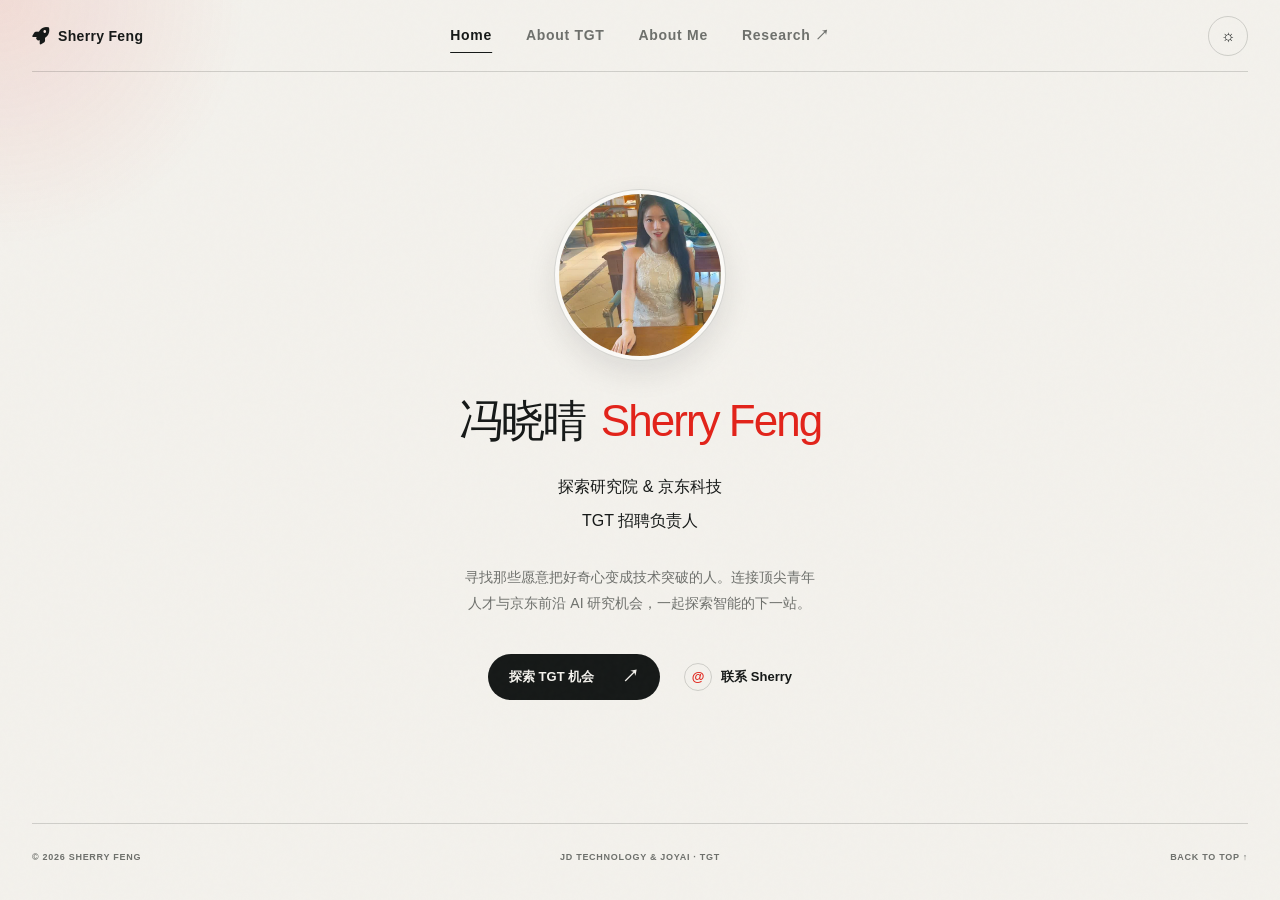
<file: index.html>
<!doctype html>
<html lang="zh-CN">
  <head>
    <meta charset="UTF-8" />
    <meta name="viewport" content="width=device-width, initial-scale=1.0" />
    <meta
      name="description"
      content="冯晓晴（Sherry Feng），京东科技与探索研究院 TGT 招聘负责人。"
    />
    <meta name="theme-color" content="#f3f1ec" />
    <title>冯晓晴 Sherry Feng | JD TGT</title>
    <link rel="preconnect" href="https://research.joyai.com" crossorigin />
    <link rel="preload" href="/assets/sherry-feng.jpg" as="image" />
    <link rel="preload" href="https://cdnjs.cloudflare.com/ajax/libs/font-awesome/6.7.2/css/all.min.css" as="style" crossorigin="anonymous" onload="this.onload=null;this.rel='stylesheet'" />
    <noscript><link rel="stylesheet" href="https://cdnjs.cloudflare.com/ajax/libs/font-awesome/6.7.2/css/all.min.css" /></noscript>
    <link rel="stylesheet" href="styles.css" />
    <script src="site-config.js" defer></script>
    <script src="script.js" defer></script>
  </head>
  <body class="home-page" id="top">
    <div class="cursor-light" aria-hidden="true"></div>
    <div class="grain" aria-hidden="true"></div>

    <header class="site-header shell">
      <a class="brand" href="index.html" aria-label="Sherry Feng 首页">
        <i class="fa-solid fa-rocket brand-icon" aria-hidden="true"></i>
        <span class="brand-name"><span data-content="brand.first">Sherry</span><span class="brand-accent" data-content="brand.accent">Feng</span></span>
      </a>

      <nav class="desktop-nav" aria-label="主导航">
        <a class="active" href="index.html">Home</a>
        <a href="about-tgt/">About TGT</a>
        <a href="about-me/">About Me</a>
        <a href="https://research.joyai.com/" data-href="links.research" target="_blank" rel="noreferrer">Research ↗</a>
      </nav>

      <div class="header-actions">
        <button class="theme-toggle" type="button" aria-label="切换深色模式">
          <span class="theme-sun">☼</span>
          <span class="theme-moon">☾</span>
        </button>
        <button class="menu-toggle" type="button" aria-label="打开导航" aria-expanded="false">
          <span></span><span></span>
        </button>
      </div>

      <nav class="mobile-nav" aria-label="移动端导航">
        <a href="index.html">Home</a>
        <a href="about-tgt/">About TGT</a>
        <a href="about-me/">About Me</a>
        <a href="https://research.joyai.com/" data-href="links.research" target="_blank" rel="noreferrer">Research ↗</a>
      </nav>
    </header>

    <main>
      <section class="profile-hero shell">
        <div class="hero-copy">
          <div class="profile-avatar reveal">
            <img
              src="assets/sherry-feng.jpg"
              data-src="home.photo"
              alt="冯晓晴 Sherry Feng"
              data-alt="home.photoAlt"
              width="630"
              height="630"
              decoding="async"
              fetchpriority="high"
            />
          </div>
          <h1 class="hero-title reveal">
            <span class="hero-name-cn" data-content="home.nameChinese">冯晓晴</span>
            <span class="hero-name-en" data-content="home.nameEnglish">Sherry Feng</span>
          </h1>
          <div class="hero-role reveal">
            <span class="role-line"></span>
            <p>
              <span data-content="home.organization">探索研究院 &amp; 京东科技</span>
              <strong data-content="home.role">TGT 招聘负责人</strong>
            </p>
          </div>
          <p class="hero-summary reveal" data-content="home.summary">
            寻找那些愿意把好奇心变成技术突破的人。连接顶尖青年人才与京东前沿 AI 研究机会，一起探索智能的下一站。
          </p>
          <div class="hero-actions reveal">
            <a class="button button-dark magnetic" href="about-tgt/" data-href="links.aboutTgt">
              <span class="button-label" data-content="home.primaryAction">探索 TGT 机会</span><span>↗</span>
            </a>
            <a class="text-link" href="mailto:fengxiaojing.sherry@jd.com" data-href="links.email">
              <span class="mail-icon">@</span><span data-content="home.contactAction">联系 Sherry</span>
            </a>
          </div>
        </div>
      </section>

    </main>

    <footer class="site-footer shell">
      <p>© <span data-year></span> Sherry Feng</p>
      <p>JD Technology &amp; JoyAI · TGT</p>
      <a href="#top">Back to top ↑</a>
    </footer>
  </body>
</html>
</file>
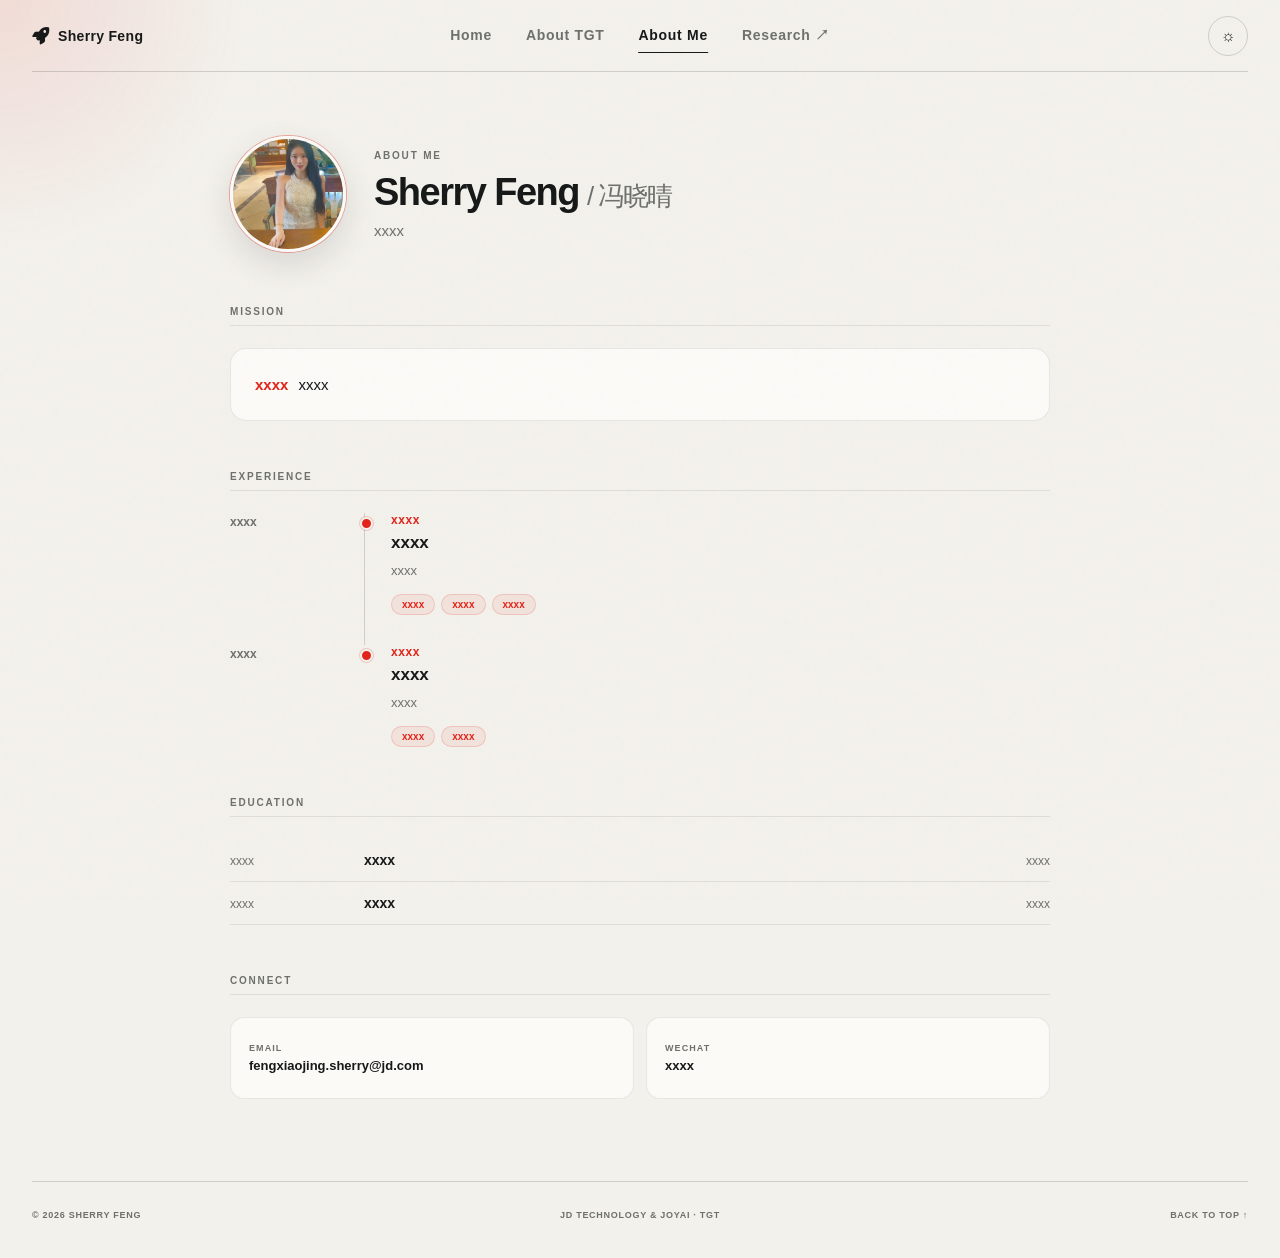
<file: about-me/index.html>
<!doctype html>
<html lang="zh-CN">
  <head>
    <meta charset="UTF-8" />
    <meta name="viewport" content="width=device-width, initial-scale=1.0" />
    <meta name="description" content="冯晓晴（Sherry Feng）的个人介绍。" />
    <meta name="theme-color" content="#f3f1ec" />
    <title>About Me | Sherry Feng</title>
    <link rel="preconnect" href="https://research.joyai.com" crossorigin />
    <link rel="preload" href="/assets/sherry-feng.jpg" as="image" />
    <link rel="preload" href="https://cdnjs.cloudflare.com/ajax/libs/font-awesome/6.7.2/css/all.min.css" as="style" crossorigin="anonymous" onload="this.onload=null;this.rel='stylesheet'" />
    <noscript><link rel="stylesheet" href="https://cdnjs.cloudflare.com/ajax/libs/font-awesome/6.7.2/css/all.min.css" /></noscript>
    <link rel="stylesheet" href="../styles.css" />
    <script src="../site-config.js" defer></script>
    <script src="../script.js" defer></script>
  </head>
  <body class="about-me-page" id="top">
    <div class="cursor-light" aria-hidden="true"></div>
    <div class="grain" aria-hidden="true"></div>

    <header class="site-header shell">
      <a class="brand" href="../" aria-label="Sherry Feng 首页">
        <i class="fa-solid fa-rocket brand-icon" aria-hidden="true"></i>
        <span class="brand-name"><span data-content="brand.first">Sherry</span><span class="brand-accent" data-content="brand.accent">Feng</span></span>
      </a>

      <nav class="desktop-nav" aria-label="主导航">
        <a href="../">Home</a>
        <a href="../about-tgt/">About TGT</a>
        <a class="active" href="./">About Me</a>
        <a href="https://research.joyai.com/" data-href="links.research" target="_blank" rel="noreferrer">Research ↗</a>
      </nav>

      <div class="header-actions">
        <button class="theme-toggle" type="button" aria-label="切换深色模式">
          <span class="theme-sun">☼</span>
          <span class="theme-moon">☾</span>
        </button>
        <button class="menu-toggle" type="button" aria-label="打开导航" aria-expanded="false">
          <span></span><span></span>
        </button>
      </div>

      <nav class="mobile-nav" aria-label="移动端导航">
        <a href="../">Home</a>
        <a href="../about-tgt/">About TGT</a>
        <a href="./">About Me</a>
        <a href="https://research.joyai.com/" data-href="links.research" target="_blank" rel="noreferrer">Research ↗</a>
      </nav>
    </header>

    <main class="about-me-main shell">
      <section class="about-me-profile reveal">
        <img class="about-me-avatar" src="../assets/sherry-feng.jpg" data-src="home.photo" alt="冯晓晴 Sherry Feng" data-alt="home.photoAlt" width="630" height="630" decoding="async" fetchpriority="high" />
        <div>
          <p class="about-me-eyebrow">ABOUT ME</p>
          <h1><span data-content="home.nameEnglish">Sherry Feng</span><small>/ <span data-content="home.nameChinese">冯晓晴</span></small></h1>
          <p class="about-me-subtitle" data-content="aboutMe.subtitle">xxxx</p>
        </div>
      </section>

      <section class="about-me-section reveal">
        <p class="about-me-section-label" data-content="aboutMe.mission.label">Mission</p>
        <div class="about-me-mission">
          <strong data-content="aboutMe.mission.highlight">xxxx</strong>
          <span data-content="aboutMe.mission.description">xxxx</span>
        </div>
      </section>

      <section class="about-me-section reveal">
        <p class="about-me-section-label" data-content="aboutMe.experience.label">Experience</p>
        <div class="experience-list" id="experience-list"></div>
      </section>

      <section class="about-me-section reveal">
        <p class="about-me-section-label" data-content="aboutMe.education.label">Education</p>
        <div class="education-list" id="education-list"></div>
      </section>

      <section class="about-me-section reveal">
        <p class="about-me-section-label" data-content="aboutMe.contact.label">Connect</p>
        <div class="about-me-contact" id="about-me-contact"></div>
      </section>
    </main>

    <footer class="site-footer shell">
      <p>© <span data-year></span> Sherry Feng</p>
      <p>JD Technology &amp; JoyAI · TGT</p>
      <a href="#top">Back to top ↑</a>
    </footer>
  </body>
</html>
</file>
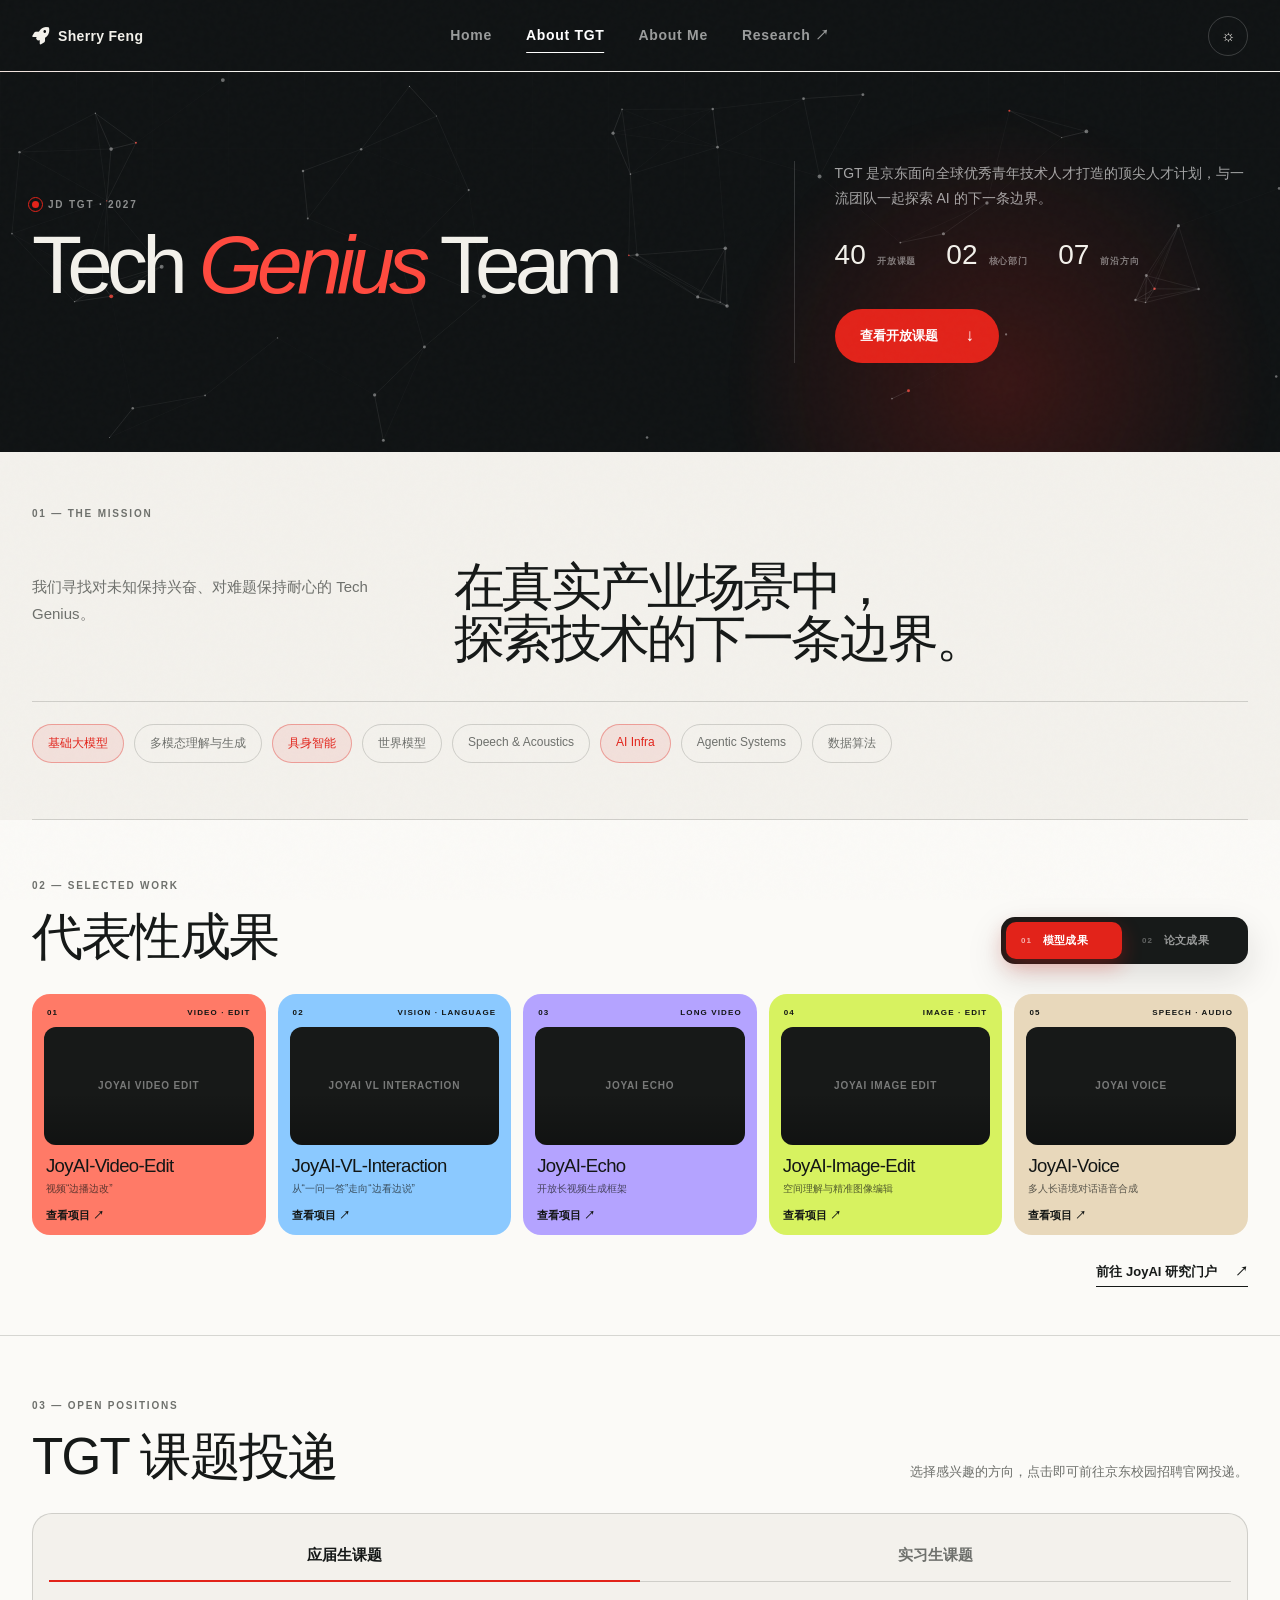
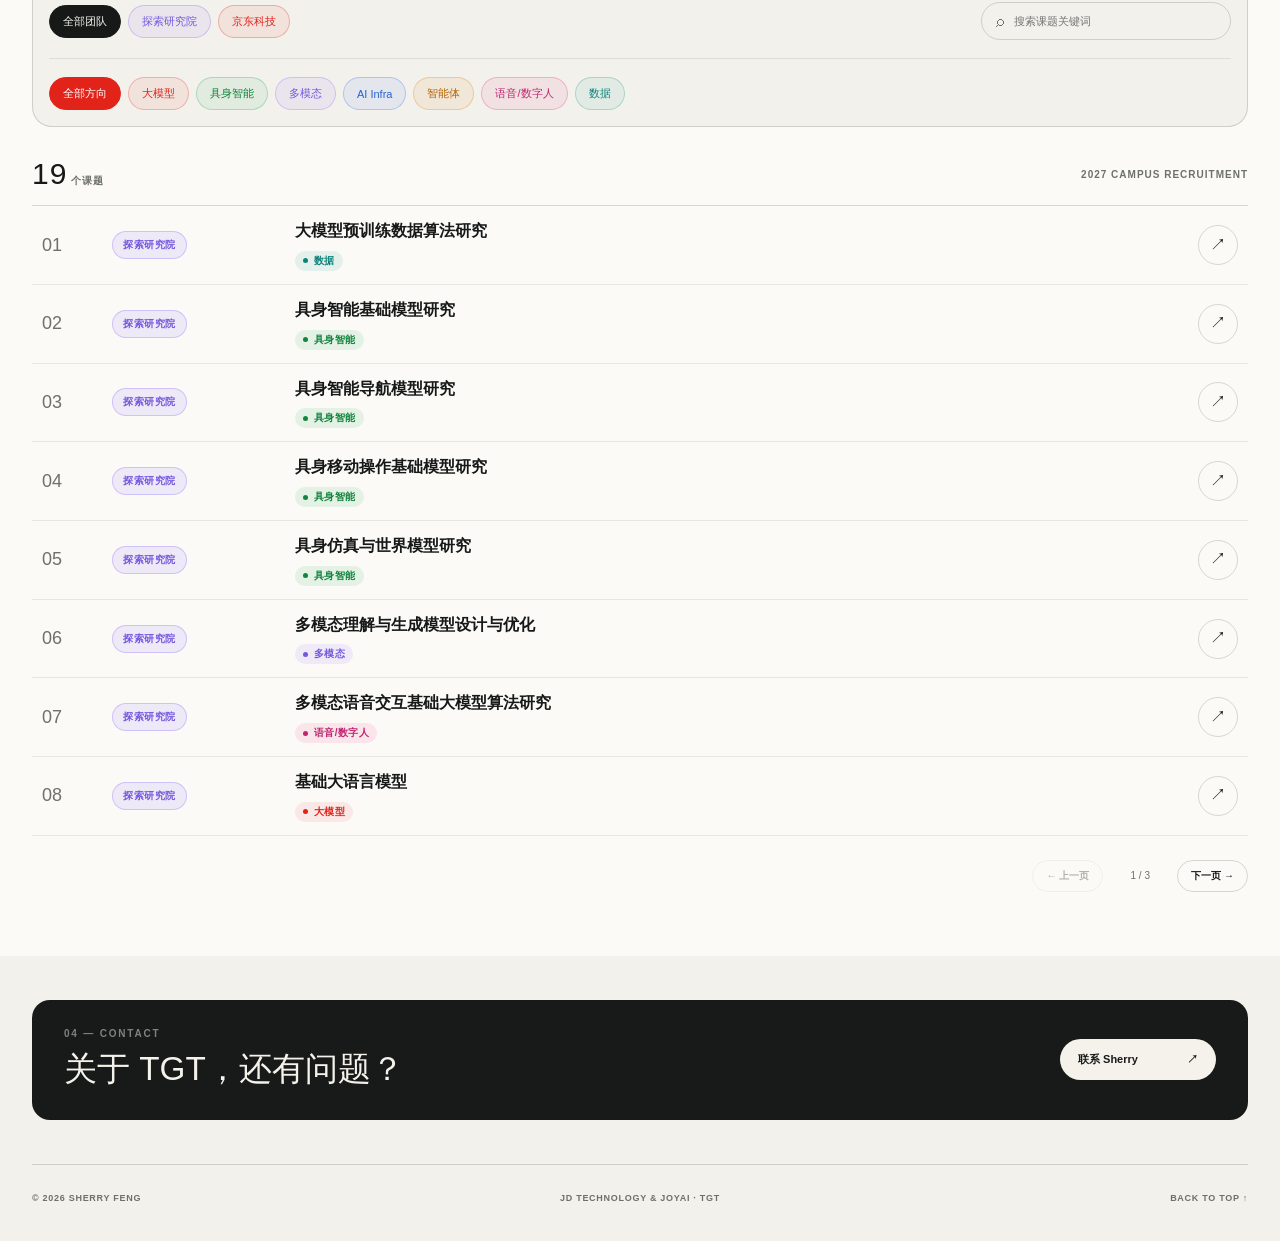
<file: about-tgt/index.html>
<!doctype html>
<html lang="zh-CN">
  <head>
    <meta charset="UTF-8" />
    <meta name="viewport" content="width=device-width, initial-scale=1.0" />
    <meta
      name="description"
      content="了解京东科技与探索研究院 TGT 计划、JoyAI 研究成果及 2027 届应届生与实习生课题。"
    />
    <meta name="theme-color" content="#101314" />
    <title>About TGT | Sherry Feng</title>
    <link rel="preconnect" href="https://research.joyai.com" crossorigin />
    <link rel="preconnect" href="https://s.360buyimg.com" crossorigin />
    <link rel="preload" href="https://cdnjs.cloudflare.com/ajax/libs/font-awesome/6.7.2/css/all.min.css" as="style" crossorigin="anonymous" onload="this.onload=null;this.rel='stylesheet'" />
    <noscript><link rel="stylesheet" href="https://cdnjs.cloudflare.com/ajax/libs/font-awesome/6.7.2/css/all.min.css" /></noscript>
    <link rel="stylesheet" href="../styles.css" />
    <script src="../site-config.js" defer></script>
    <script src="../positions-data.js" defer></script>
    <script src="../script.js" defer></script>
  </head>
  <body class="tgt-page" id="top">
    <div class="cursor-light" aria-hidden="true"></div>
    <div class="grain" aria-hidden="true"></div>

    <header class="site-header shell">
      <a class="brand" href="../" aria-label="Sherry Feng 首页">
        <i class="fa-solid fa-rocket brand-icon" aria-hidden="true"></i>
        <span class="brand-name"><span data-content="brand.first">Sherry</span><span class="brand-accent" data-content="brand.accent">Feng</span></span>
      </a>

      <nav class="desktop-nav" aria-label="主导航">
        <a href="../">Home</a>
        <a class="active" href="./">About TGT</a>
        <a href="../about-me/">About Me</a>
        <a href="https://research.joyai.com/" data-href="links.research" target="_blank" rel="noreferrer">Research ↗</a>
      </nav>

      <div class="header-actions">
        <button class="theme-toggle" type="button" aria-label="切换深色模式">
          <span class="theme-sun">☼</span>
          <span class="theme-moon">☾</span>
        </button>
        <button class="menu-toggle" type="button" aria-label="打开导航" aria-expanded="false">
          <span></span><span></span>
        </button>
      </div>

      <nav class="mobile-nav" aria-label="移动端导航">
        <a href="../">Home</a>
        <a href="./">About TGT</a>
        <a href="../about-me/">About Me</a>
        <a href="https://research.joyai.com/" data-href="links.research" target="_blank" rel="noreferrer">Research ↗</a>
      </nav>
    </header>

    <main>
      <section class="tgt-hero">
        <canvas id="tgt-network" aria-hidden="true"></canvas>
        <div class="tgt-hero-grid" aria-hidden="true"></div>
        <div class="shell tgt-hero-content">
          <div class="tgt-hero-heading">
            <p class="hero-kicker reveal"><span class="live-dot"></span><span data-content="about.hero.kicker">JD TGT · 2027</span></p>
            <h1 class="tgt-title reveal"><span data-content="about.hero.titlePrefix">Tech</span> <em data-content="about.hero.titleAccent">Genius</em> <span data-content="about.hero.titleSuffix">Team</span></h1>
          </div>
          <div class="tgt-hero-summary reveal">
            <p data-content="about.hero.summary">TGT 是京东面向全球优秀青年技术人才打造的顶尖人才计划，与一流团队一起探索 AI 的下一条边界。</p>
            <div class="hero-metrics">
              <div><strong id="open-position-total">39</strong><span data-content="about.hero.openLabel">开放课题</span></div>
              <div><strong id="department-total">02</strong><span data-content="about.hero.departmentsLabel">核心部门</span></div>
              <div><strong id="direction-total">07</strong><span data-content="about.hero.directionsLabel">前沿方向</span></div>
            </div>
            <a class="button button-red magnetic" href="#positions"><span class="button-label" data-content="about.hero.action">查看开放课题</span><span>↓</span></a>
          </div>
        </div>
      </section>

      <section class="tgt-mission shell section-space">
        <div class="section-index reveal">01 — THE MISSION</div>
        <div class="mission-statement reveal">
          <p data-content="about.mission.lead">我们寻找对未知保持兴奋、对难题保持耐心的 Tech Genius。</p>
          <h2><span data-content="about.mission.titleLineOne">在真实产业场景中，</span><br /><span data-content="about.mission.titleLineTwo">探索技术的下一条边界。</span></h2>
        </div>
        <div class="discipline-cloud reveal" aria-label="研究方向">
          <span class="hot">基础大模型</span>
          <span>多模态理解与生成</span>
          <span class="hot">具身智能</span>
          <span>世界模型</span>
          <span>Speech &amp; Acoustics</span>
          <span class="hot">AI Infra</span>
          <span>Agentic Systems</span>
          <span>数据算法</span>
        </div>
      </section>

      <section class="models-section work-section section-space">
        <div class="shell section-topline reveal">
          <div>
            <p class="section-index">02 — SELECTED WORK</p>
            <h2 data-content="about.work.heading">代表性成果</h2>
          </div>
          <div class="work-tabs" aria-label="成果类型">
            <button class="active" type="button" data-work-tab="models"><span>01</span><b data-content="about.work.modelsTab">模型成果</b></button>
            <button type="button" data-work-tab="papers"><span>02</span><b data-content="about.work.papersTab">论文成果</b></button>
          </div>
        </div>
        <div class="work-panel" data-work-panel="models">
          <div class="model-rail">
          <a class="model-card model-coral reveal" href="https://research.joyai.com/joy-video-edit" data-href="links.joyVideoEdit" target="_blank" rel="noreferrer">
            <div class="model-card-top"><span>01</span><span>VIDEO · EDIT</span></div>
            <div class="model-media" data-label="JoyAI Video Edit">
              <video data-video-src="https://s.360buyimg.com/researchjoyai/assets/JoyVideoEdit/video-edited.mp4" muted loop playsinline preload="none" aria-label="JoyAI-Video-Edit 演示"></video>
            </div>
            <div class="model-card-copy">
              <h3>JoyAI-Video-Edit</h3>
              <p>视频“边播边改”</p>
              <span>查看项目 ↗</span>
            </div>
          </a>
          <a class="model-card model-blue reveal" href="https://research.joyai.com/joyai-vl-interaction" data-href="links.joyVlInteraction" target="_blank" rel="noreferrer">
            <div class="model-card-top"><span>02</span><span>VISION · LANGUAGE</span></div>
            <div class="model-media" data-label="JoyAI VL Interaction">
              <video data-video-src="https://s.360buyimg.com/researchjoyai/assets/home/video/JoyAI-VL-Interaction.webm" muted loop playsinline preload="none" aria-label="JoyAI-VL-Interaction 演示"></video>
            </div>
            <div class="model-card-copy">
              <h3>JoyAI-VL-Interaction</h3>
              <p>从“一问一答”走向“边看边说”</p>
              <span>查看项目 ↗</span>
            </div>
          </a>
          <a class="model-card model-violet reveal" href="https://research.joyai.com/joyai-echo" data-href="links.joyAiEcho" target="_blank" rel="noreferrer">
            <div class="model-card-top"><span>03</span><span>LONG VIDEO</span></div>
            <div class="model-media" data-label="JoyAI Echo">
              <video data-video-src="https://s.360buyimg.com/researchjoyai/assets/home/video/JoyAI-Echo.webm" muted loop playsinline preload="none" aria-label="JoyAI-Echo 演示"></video>
            </div>
            <div class="model-card-copy">
              <h3>JoyAI-Echo</h3>
              <p>开放长视频生成框架</p>
              <span>查看项目 ↗</span>
            </div>
          </a>
          <a class="model-card model-lime reveal" href="https://research.joyai.com/joyai-image-edit" data-href="links.joyAiImageEdit" target="_blank" rel="noreferrer">
            <div class="model-card-top"><span>04</span><span>IMAGE · EDIT</span></div>
            <div class="model-media" data-label="JoyAI Image Edit">
              <video data-video-src="https://s.360buyimg.com/researchjoyai/assets/home/video/JoyAI-Image-Edit.webm" muted loop playsinline preload="none" aria-label="JoyAI-Image-Edit 演示"></video>
            </div>
            <div class="model-card-copy">
              <h3>JoyAI-Image-Edit</h3>
              <p>空间理解与精准图像编辑</p>
              <span>查看项目 ↗</span>
            </div>
          </a>
          <a class="model-card model-sand reveal" href="https://research.joyai.com/joyai-voice" data-href="links.joyAiVoice" target="_blank" rel="noreferrer">
            <div class="model-card-top"><span>05</span><span>SPEECH · AUDIO</span></div>
            <div class="model-media" data-label="JoyAI Voice">
              <video data-video-src="https://s.360buyimg.com/researchjoyai/assets/home/video/joyAI-voice.webm" muted loop playsinline preload="none" aria-label="JoyAI-Voice 演示"></video>
            </div>
            <div class="model-card-copy">
              <h3>JoyAI-Voice</h3>
              <p>多人长语境对话语音合成</p>
              <span>查看项目 ↗</span>
            </div>
          </a>
          </div>
        </div>
        <div class="work-panel shell" data-work-panel="papers" hidden>
          <div class="paper-grid">
            <a class="paper-card paper-wide reveal" href="https://research.joyai.com/blog/eccv-2026-papers" data-href="links.eccv2026" target="_blank" rel="noreferrer">
              <img src="../assets/research/eccv-2026.webp" alt="ECCV 2026 京东探索研究院论文入选" loading="lazy" />
              <div class="paper-copy">
                <span>ECCV 2026 · 4 PAPERS</span>
                <h3>多模态大模型细粒度幻觉诊断与空间推理</h3>
                <p>探索多模态理解中的幻觉识别、空间推理与缓解方法。</p>
              </div>
            </a>
            <a class="paper-card reveal" href="https://research.joyai.com/blog/iros-2026-papers" data-href="links.iros2026" target="_blank" rel="noreferrer">
              <img src="../assets/research/iros-2026.webp" alt="IROS 2026 京东探索研究院论文入选" loading="lazy" />
              <div class="paper-copy">
                <span>IROS 2026</span>
                <h3>具身智能视觉语言导航</h3>
                <p>从模仿学习到强化学习协同训练。</p>
              </div>
            </a>
            <a class="paper-card reveal" href="https://research.joyai.com/blog/icml-2026-papers" data-href="links.icml2026" target="_blank" rel="noreferrer">
              <img src="../assets/research/icml-2026.webp" alt="ICML 2026 京东探索研究院论文入选" loading="lazy" />
              <div class="paper-copy">
                <span>ICML 2026 · 2 PAPERS</span>
                <h3>生成模型对齐与大模型推理</h3>
                <p>围绕生成模型与语言模型推理展开前沿探索。</p>
              </div>
            </a>
            <a class="paper-card paper-wide reveal" href="https://research.joyai.com/blog/acm-mm-2026-papers" data-href="links.acmMm2026" target="_blank" rel="noreferrer">
              <img src="../assets/research/acmmm-2026.webp" alt="ACM MM 2026 京东探索研究院论文入选" loading="lazy" />
              <div class="paper-copy">
                <span>ACM MM 2026 · 3 PAPERS</span>
                <h3>多模态幻觉诊断、空间推理与扩散模型奖励</h3>
                <p>覆盖多模态大模型与生成式 AI 的关键研究问题。</p>
              </div>
            </a>
          </div>
        </div>
        <div class="shell work-footer">
          <a class="arrow-link" href="https://research.joyai.com/" data-href="links.research" target="_blank" rel="noreferrer"><span data-content="about.work.portalAction">前往 JoyAI 研究门户</span><span>↗</span></a>
        </div>
      </section>

      <section class="positions-section section-space" id="positions">
        <div class="shell">
          <div class="section-topline reveal">
            <div>
              <p class="section-index">03 — OPEN POSITIONS</p>
              <h2 data-content="about.positions.heading">TGT 课题投递</h2>
            </div>
            <p class="positions-note" data-content="about.positions.note">选择感兴趣的方向，点击即可前往京东校园招聘官网投递。</p>
          </div>

          <div class="position-controls reveal">
            <div class="segmented-control" aria-label="招聘类型">
              <button class="active" type="button" data-cohort="graduate" data-content="about.positions.graduateTab">应届生课题</button>
              <button type="button" data-cohort="intern" data-content="about.positions.internTab">实习生课题</button>
            </div>
            <div class="position-toolbar">
              <div class="org-filters" aria-label="所属团队">
                <button class="active" type="button" data-org="all" data-content="about.positions.allTeams">全部团队</button>
                <button type="button" data-org="institute" data-content="about.positions.institute">探索研究院</button>
                <button type="button" data-org="technology" data-content="about.positions.technology">京东科技</button>
              </div>
              <label class="search-box">
                <span aria-hidden="true">⌕</span>
                <input type="search" id="position-search" placeholder="搜索课题关键词" data-placeholder="about.positions.searchPlaceholder" autocomplete="off" />
              </label>
            </div>
            <div class="field-filters" aria-label="研究方向">
              <button class="active" type="button" data-field="all" data-content="about.positions.allDirections">全部方向</button>
            </div>
          </div>

          <div class="position-meta reveal">
            <p><strong id="position-count">0</strong> 个课题</p>
            <span>2027 CAMPUS RECRUITMENT</span>
          </div>
          <div class="position-list" id="position-list" aria-live="polite"></div>
          <div class="position-pager" aria-label="岗位分页">
            <button type="button" id="position-prev">← 上一页</button>
            <span id="position-page">1 / 1</span>
            <button type="button" id="position-next">下一页 →</button>
          </div>
          <noscript><p class="no-results">请启用 JavaScript 查看并筛选全部招聘课题。</p></noscript>
        </div>
      </section>

      <section class="contact-strip shell reveal">
        <div>
          <p class="section-index">04 — CONTACT</p>
          <h2 data-content="about.contact.heading">关于 TGT，还有问题？</h2>
        </div>
        <a href="mailto:fengxiaojing.sherry@jd.com" data-href="links.email"><span data-content="about.contact.action">联系 Sherry</span><span>↗</span></a>
      </section>
    </main>

    <footer class="site-footer shell">
      <p>© <span data-year></span> Sherry Feng</p>
      <p>JD Technology &amp; JoyAI · TGT</p>
      <a href="#top">Back to top ↑</a>
    </footer>
  </body>
</html>
</file>
<file: styles.css>
@font-face {
  font-family: "JD ZhengDao";
  src: url("https://research.joyai.com/assets/JDLANGZHENGTI-R--GBK1-0_1232118811-cpOaGJQQ.ttf") format("truetype");
  font-display: swap;
  font-style: normal;
  font-weight: 400 700;
}

@font-face {
  font-family: "JD LingLong";
  src: url("https://research.joyai.com/assets/JDLANGZHENGTI-SL--GBK1-0_3170468969-C5oT6Oxx.ttf") format("truetype");
  font-display: swap;
  font-style: normal;
  font-weight: 300 700;
}

@font-face {
  font-family: "Hanken Grotesk";
  src: url("https://research.joyai.com/assets/HankenGrotesk-VariableFont_wght-CwKo493H.ttf") format("truetype");
  font-display: swap;
  font-style: normal;
  font-weight: 100 900;
}

@font-face {
  font-family: "Hanken Grotesk";
  src: url("https://research.joyai.com/assets/HankenGrotesk-Italic-VariableFont_wght-CXFZjO2H.ttf") format("truetype");
  font-display: swap;
  font-style: italic;
  font-weight: 100 900;
}

:root {
  color-scheme: light;
  --bg: #f3f1ec;
  --bg-soft: #e9e6df;
  --paper: #fbfaf7;
  --ink: #161918;
  --muted: #6e706c;
  --line: rgba(22, 25, 24, 0.16);
  --line-soft: rgba(22, 25, 24, 0.09);
  --red: #e2231a;
  --red-bright: #ff4a3f;
  --acid: #d9ff43;
  --blue: #8cc9ff;
  --serif: "Hanken Grotesk", "JD ZhengDao", "PingFang SC", "Microsoft YaHei", sans-serif;
  --sans: "Hanken Grotesk", "JD LingLong", "PingFang SC", "Microsoft YaHei", sans-serif;
  --shell: min(1220px, calc(100% - 64px));
  --shadow: 0 28px 90px rgba(25, 28, 27, 0.16);
}

:root.dark {
  color-scheme: dark;
  --bg: #111413;
  --bg-soft: #1a1e1c;
  --paper: #181c1a;
  --ink: #f2f0e9;
  --muted: #a3a69f;
  --line: rgba(242, 240, 233, 0.17);
  --line-soft: rgba(242, 240, 233, 0.09);
  --shadow: 0 28px 90px rgba(0, 0, 0, 0.32);
}

* {
  box-sizing: border-box;
}

html {
  scroll-behavior: smooth;
}

body {
  min-width: 320px;
  margin: 0;
  overflow-x: hidden;
  background: var(--bg);
  color: var(--ink);
  font-family: var(--sans);
  transition: background 260ms ease, color 260ms ease;
}

body.menu-open {
  overflow: hidden;
}

.home-page {
  display: flex;
  min-height: 100svh;
  flex-direction: column;
}

.home-page main {
  display: flex;
  flex: 1;
}

.home-page .profile-hero {
  flex: 1;
}

a {
  color: inherit;
  text-decoration: none;
}

button,
input {
  font: inherit;
}

button,
a {
  -webkit-tap-highlight-color: transparent;
}

img {
  display: block;
  max-width: 100%;
}

p,
h1,
h2,
h3 {
  margin-top: 0;
}

.shell {
  width: var(--shell);
  margin-inline: auto;
}

.section-space {
  padding-block: 100px;
}

.grain {
  position: fixed;
  z-index: 100;
  inset: 0;
  opacity: 0.025;
  pointer-events: none;
  background-image: url("data:image/svg+xml,%3Csvg viewBox='0 0 180 180' xmlns='http://www.w3.org/2000/svg'%3E%3Cfilter id='n'%3E%3CfeTurbulence type='fractalNoise' baseFrequency='.9' numOctaves='4' stitchTiles='stitch'/%3E%3C/filter%3E%3Crect width='100%25' height='100%25' filter='url(%23n)' opacity='.7'/%3E%3C/svg%3E");
}

.cursor-light {
  position: fixed;
  z-index: -1;
  width: 520px;
  height: 520px;
  border-radius: 50%;
  background: radial-gradient(circle, rgba(226, 35, 26, 0.1), transparent 67%);
  pointer-events: none;
  transform: translate(-50%, -50%);
  transition: opacity 220ms ease;
}

.site-header {
  position: relative;
  z-index: 50;
  display: flex;
  height: 72px;
  align-items: center;
  justify-content: space-between;
  border-bottom: 1px solid var(--line);
}

.brand {
  display: inline-flex;
  align-items: center;
  gap: 9px;
}

.brand-icon {
  width: 1em;
  height: 1em;
  font-size: 17px;
  line-height: 1;
}

.brand-name {
  color: inherit;
  font-size: 14px;
  font-weight: 700;
  letter-spacing: 0.025em;
}

.brand-name .brand-accent {
  margin-left: 4px;
  color: inherit;
}

.desktop-nav {
  position: absolute;
  left: 50%;
  display: flex;
  gap: 34px;
  transform: translateX(-50%);
}

.desktop-nav a {
  position: relative;
  padding-block: 8px;
  color: var(--muted);
  font-size: 14px;
  font-weight: 600;
  letter-spacing: 0.05em;
}

.desktop-nav a::after {
  position: absolute;
  right: 0;
  bottom: 0;
  left: 0;
  height: 1px;
  background: currentColor;
  content: "";
  transform: scaleX(0);
  transform-origin: right;
  transition: transform 220ms ease;
}

.desktop-nav a:hover,
.desktop-nav a.active {
  color: var(--ink);
}

.desktop-nav a:hover::after,
.desktop-nav a.active::after {
  transform: scaleX(1);
  transform-origin: left;
}

.header-actions {
  display: flex;
  align-items: center;
  gap: 10px;
}

.theme-toggle,
.menu-toggle {
  position: relative;
  display: grid;
  width: 40px;
  height: 40px;
  padding: 0;
  place-items: center;
  border: 1px solid var(--line);
  border-radius: 50%;
  background: transparent;
  color: inherit;
  cursor: pointer;
}

.theme-toggle span {
  position: absolute;
  transition: opacity 180ms ease, transform 180ms ease;
}

.theme-moon,
:root.dark .theme-sun {
  opacity: 0;
  transform: scale(0.5) rotate(70deg);
}

:root.dark .theme-moon {
  opacity: 1;
  transform: scale(1) rotate(0);
}

.menu-toggle {
  display: none;
}

.menu-toggle span {
  position: absolute;
  width: 16px;
  height: 1px;
  background: currentColor;
  transition: transform 220ms ease;
}

.menu-toggle span:first-child {
  transform: translateY(-3px);
}

.menu-toggle span:last-child {
  transform: translateY(3px);
}

.menu-open .menu-toggle span:first-child {
  transform: rotate(45deg);
}

.menu-open .menu-toggle span:last-child {
  transform: rotate(-45deg);
}

.mobile-nav {
  position: fixed;
  z-index: -1;
  inset: 0;
  display: flex;
  visibility: hidden;
  padding: 130px 32px 40px;
  flex-direction: column;
  gap: 18px;
  background: var(--bg);
  opacity: 0;
  transition: opacity 220ms ease, visibility 220ms ease;
}

.mobile-nav a {
  padding-block: 12px;
  border-bottom: 1px solid var(--line);
  font-family: var(--serif);
  font-size: 42px;
}

.menu-open .mobile-nav {
  visibility: visible;
  opacity: 1;
}

.hero-kicker,
.section-index {
  color: var(--muted);
  font-size: 10px;
  font-weight: 700;
  letter-spacing: 0.18em;
}

.hero-kicker {
  display: flex;
  align-items: center;
  gap: 9px;
}

.live-dot {
  position: relative;
  display: inline-block;
  width: 7px;
  height: 7px;
  border-radius: 50%;
  background: var(--red);
}

.live-dot::after {
  position: absolute;
  inset: -4px;
  border: 1px solid var(--red);
  border-radius: 50%;
  content: "";
  animation: pulse 2s ease-out infinite;
}

.button {
  display: inline-flex;
  min-height: 54px;
  padding: 0 24px;
  align-items: center;
  justify-content: center;
  gap: 28px;
  border: 1px solid transparent;
  border-radius: 999px;
  font-size: 13px;
  font-weight: 700;
  transition: color 220ms ease, background 220ms ease, border-color 220ms ease, transform 220ms ease;
}

.button span {
  font-size: 17px;
}

.button .button-label {
  font-size: inherit;
}

.button:hover {
  transform: translateY(-3px);
}

.button-dark {
  background: var(--ink);
  color: var(--bg);
}

.button-light {
  background: #f8f7f2;
  color: #171a19;
}

.button-red {
  background: var(--red);
  color: #fff;
}

.arrow-link {
  display: inline-flex;
  align-items: center;
  gap: 18px;
  padding-bottom: 5px;
  border-bottom: 1px solid currentColor;
  font-size: 13px;
  font-weight: 700;
}

.arrow-link span {
  transition: transform 200ms ease;
}

.arrow-link:hover span {
  transform: translateX(5px);
}

.reveal {
  opacity: 0;
  transform: translateY(26px);
  transition: opacity 750ms cubic-bezier(0.22, 1, 0.36, 1), transform 750ms cubic-bezier(0.22, 1, 0.36, 1);
}

.reveal.visible {
  opacity: 1;
  transform: translateY(0);
}

/* Home */
.hero-copy {
  width: min(100%, 600px);
  text-align: center;
}

.profile-hero {
  display: flex;
  min-height: 0;
  padding-block: 42px 48px;
  align-items: center;
  justify-content: center;
}

.profile-avatar {
  width: 172px;
  height: 172px;
  margin: 0 auto 38px;
  padding: 4px;
  border: 1px solid var(--line);
  border-radius: 50%;
  background: var(--paper);
  box-shadow: 0 12px 30px rgba(25, 28, 27, 0.1);
}

.profile-avatar img {
  width: 100%;
  height: 100%;
  border-radius: 50%;
  object-fit: cover;
  object-position: center 30%;
}

.hero-title {
  display: flex;
  margin: 0 0 32px;
  align-items: baseline;
  justify-content: center;
  gap: 16px;
  font-family: var(--serif);
  font-size: clamp(34px, 3.8vw, 44px);
  font-weight: 500;
  letter-spacing: -0.045em;
  line-height: 1;
  white-space: nowrap;
}

.hero-title span {
  display: inline;
  margin: 0;
  color: inherit;
  font-size: 1em;
  font-style: normal;
  font-weight: inherit;
  letter-spacing: inherit;
}

.hero-title .hero-name-en {
  color: var(--red);
  font-weight: 400;
}

.hero-role {
  display: flex;
  justify-content: center;
  align-items: flex-start;
  gap: 0;
}

.role-line {
  display: none;
}

.hero-role p {
  margin-bottom: 0;
  color: var(--ink);
  font-size: 16px;
  font-weight: 500;
  line-height: 1.5;
}

.hero-role strong {
  display: block;
  margin-top: 10px;
  color: inherit;
  font-size: inherit;
  font-weight: inherit;
  letter-spacing: inherit;
}

.hero-summary {
  max-width: 600px;
  margin: 32px auto 0;
  color: var(--muted);
  font-size: 14px;
  line-height: 1.8;
  text-wrap: balance;
}

.hero-actions {
  display: flex;
  margin: 38px 0 0;
  align-items: center;
  justify-content: center;
  gap: 24px;
}

.home-page .button {
  min-height: 46px;
  padding-inline: 20px;
}

.text-link {
  display: inline-flex;
  align-items: center;
  gap: 9px;
  font-size: 13px;
  font-weight: 700;
}

.mail-icon {
  display: grid;
  width: 28px;
  height: 28px;
  place-items: center;
  border: 1px solid var(--line);
  border-radius: 50%;
  color: var(--red);
}

.social-row {
  display: flex;
  margin: 40px 0 0 19px;
  align-items: center;
  gap: 18px;
  color: var(--muted);
  font-size: 10px;
  font-weight: 600;
  letter-spacing: 0.08em;
  text-transform: uppercase;
}

.social-row i {
  width: 54px;
  height: 1px;
  background: var(--line);
}

.social-row a:hover {
  color: var(--red);
}

.portrait-stage {
  position: relative;
  display: grid;
  min-height: 430px;
  place-items: center;
  perspective: 1100px;
}

.portrait-frame {
  position: relative;
  z-index: 2;
  width: min(325px, 74vw);
  aspect-ratio: 0.79;
  overflow: hidden;
  border-radius: 240px 240px 24px 24px;
  background: #c8bfb2;
  box-shadow: var(--shadow);
  transform: rotate(2.2deg);
  transition: transform 240ms ease;
}

.portrait-frame::after {
  position: absolute;
  inset: 0;
  background: linear-gradient(180deg, transparent 65%, rgba(18, 16, 13, 0.22));
  content: "";
}

.portrait-frame img {
  width: 100%;
  height: 100%;
  object-fit: cover;
  object-position: 50% 50%;
  filter: saturate(0.9) contrast(1.02);
}

.photo-shine {
  position: absolute;
  z-index: 2;
  top: -30%;
  left: -70%;
  width: 45%;
  height: 170%;
  background: linear-gradient(90deg, transparent, rgba(255, 255, 255, 0.24), transparent);
  transform: rotate(18deg);
  animation: shine 7s ease-in-out infinite 1.5s;
}

.portrait-halo {
  position: absolute;
  border: 1px solid var(--line);
  border-radius: 50%;
}

.halo-one {
  width: 390px;
  height: 390px;
}

.halo-two {
  width: 440px;
  height: 440px;
  border-style: dashed;
  opacity: 0.58;
  animation: spin 32s linear infinite;
}

.portrait-label {
  position: absolute;
  z-index: 3;
  font-size: 10px;
  font-weight: 700;
  letter-spacing: 0.18em;
  line-height: 1.55;
}

.label-top {
  top: 15%;
  left: 1%;
  text-align: right;
}

.label-bottom {
  right: -1%;
  bottom: 18%;
}

.portrait-badge {
  position: absolute;
  z-index: 4;
  right: 5%;
  bottom: 7%;
  display: flex;
  width: 142px;
  min-height: 66px;
  padding: 11px 13px;
  align-items: center;
  gap: 10px;
  border: 1px solid rgba(255, 255, 255, 0.3);
  border-radius: 13px;
  background: rgba(23, 26, 25, 0.88);
  box-shadow: 0 16px 40px rgba(0, 0, 0, 0.22);
  color: #fff;
  backdrop-filter: blur(12px);
}

.portrait-badge > span {
  display: grid;
  width: 38px;
  height: 38px;
  place-items: center;
  border-radius: 50%;
  background: var(--red);
  font-size: 12px;
  font-weight: 700;
}

.portrait-badge p {
  margin: 0;
  font-size: 9px;
  font-weight: 600;
  letter-spacing: 0.08em;
  line-height: 1.5;
  text-transform: uppercase;
}

.orbit-dot {
  position: absolute;
  z-index: 3;
  width: 11px;
  height: 11px;
  border-radius: 50%;
  background: var(--red);
  box-shadow: 0 0 0 7px var(--bg);
}

.dot-one {
  top: 8%;
  right: 16%;
}

.dot-two {
  bottom: 6%;
  left: 15%;
  background: var(--acid);
}

.ticker {
  overflow: hidden;
  padding-block: 17px;
  border-block: 1px solid var(--line);
  background: var(--ink);
  color: var(--bg);
}

.ticker-track {
  display: flex;
  width: max-content;
  align-items: center;
  gap: 31px;
  animation: marquee 28s linear infinite;
}

.ticker-track span {
  font-size: 11px;
  font-weight: 600;
  letter-spacing: 0.15em;
  white-space: nowrap;
}

.ticker-track i {
  color: var(--red-bright);
  font-style: normal;
}

.mission-preview {
  padding-block: 72px;
  border-bottom: 1px solid var(--line);
}

.mission-grid {
  display: grid;
  margin-top: 36px;
  grid-template-columns: 1.05fr 0.95fr;
  gap: 64px;
}

.mission-heading h2,
.home-cta h2,
.section-topline h2,
.mission-statement h2,
.contact-panel h2 {
  margin-bottom: 0;
  font-family: var(--serif);
  font-size: clamp(40px, 4.8vw, 64px);
  font-weight: 500;
  letter-spacing: -0.055em;
  line-height: 1.02;
}

.mission-heading em,
.mission-statement em,
.contact-panel em {
  color: var(--red);
  font-weight: 400;
}

.mission-copy {
  align-self: end;
}

.mission-copy p {
  max-width: 530px;
  margin-bottom: 34px;
  color: var(--muted);
  font-size: 16px;
  line-height: 1.9;
}

.mini-stats {
  display: grid;
  margin-top: 44px;
  grid-template-columns: repeat(3, 1fr);
  border-top: 1px solid var(--line);
}

.stat-card {
  padding: 24px 24px 4px 0;
  border-right: 1px solid var(--line);
}

.stat-card:not(:first-child) {
  padding-left: 34px;
}

.stat-card:last-child {
  border-right: 0;
}

.stat-number {
  font-family: var(--serif);
  font-size: 50px;
  font-weight: 300;
  letter-spacing: -0.04em;
}

.stat-card p {
  margin: 5px 0 0;
  color: var(--muted);
  font-size: 13px;
  font-weight: 500;
  letter-spacing: 0.04em;
}

.home-cta {
  position: relative;
  overflow: hidden;
  margin-block: 58px;
  padding: 58px max(32px, 6vw);
  border-radius: 34px;
  background: #171a19;
  color: #f5f2eb;
  text-align: center;
}

.home-cta .section-index {
  color: rgba(255, 255, 255, 0.5);
}

.home-cta h2 {
  position: relative;
  z-index: 1;
  margin: 22px auto 30px;
}

.home-cta .button {
  position: relative;
  z-index: 1;
}

.cta-orbit,
.cta-orbit::before,
.cta-orbit::after {
  position: absolute;
  top: 50%;
  left: 50%;
  border: 1px solid rgba(255, 255, 255, 0.1);
  border-radius: 50%;
  content: "";
  transform: translate(-50%, -50%);
}

.cta-orbit {
  width: 470px;
  height: 470px;
  animation: orbitSpin 40s linear infinite;
}

.cta-orbit::before {
  width: 650px;
  height: 650px;
}

.cta-orbit::after {
  width: 820px;
  height: 820px;
}

.cta-orbit span {
  position: absolute;
  top: -5px;
  left: 50%;
  width: 10px;
  height: 10px;
  border-radius: 50%;
  background: var(--red-bright);
}

/* About Me */
.about-me-page {
  display: flex;
  min-height: 100svh;
  flex-direction: column;
}

.about-me-main {
  width: min(var(--shell), 820px);
  padding-block: 64px 82px;
  flex: 1;
}

.about-me-profile {
  display: flex;
  margin-bottom: 54px;
  align-items: center;
  gap: 28px;
}

.about-me-avatar {
  width: 116px;
  height: 116px;
  flex: 0 0 auto;
  border: 3px solid var(--paper);
  border-radius: 50%;
  object-fit: cover;
  object-position: center 30%;
  box-shadow: 0 0 0 1px rgba(226, 35, 26, 0.36), 0 12px 32px rgba(25, 28, 27, 0.12);
}

.about-me-eyebrow,
.about-me-section-label {
  color: var(--muted);
  font-size: 10px;
  font-weight: 700;
  letter-spacing: 0.18em;
  text-transform: uppercase;
}

.about-me-eyebrow {
  margin-bottom: 10px;
}

.about-me-profile h1 {
  margin-bottom: 8px;
  font-size: clamp(28px, 3.4vw, 38px);
  letter-spacing: -0.04em;
}

.about-me-profile h1 small {
  margin-left: 8px;
  color: var(--muted);
  font-size: 0.68em;
  font-weight: 400;
}

.about-me-subtitle {
  margin: 0;
  color: var(--muted);
  font-size: 15px;
}

.about-me-section {
  margin-bottom: 50px;
}

.about-me-section:last-child {
  margin-bottom: 0;
}

.about-me-section-label {
  margin-bottom: 22px;
  padding-bottom: 8px;
  border-bottom: 1px solid var(--line-soft);
}

.about-me-mission {
  padding: 22px 24px;
  border: 1px solid var(--line-soft);
  border-radius: 16px;
  background: var(--paper);
  font-size: 15px;
  line-height: 1.8;
}

.about-me-mission strong {
  margin-right: 6px;
  color: var(--red);
  font-weight: 650;
}

.experience-item {
  display: grid;
  grid-template-columns: 112px 1fr;
  gap: 22px;
}

.experience-period {
  margin: 2px 0 0;
  color: var(--muted);
  font-size: 12px;
  font-weight: 600;
}

.experience-body {
  position: relative;
  padding: 0 0 30px 26px;
  border-left: 1px solid var(--line);
}

.experience-item:last-child .experience-body {
  padding-bottom: 0;
  border-left-color: transparent;
}

.experience-body::before {
  position: absolute;
  top: 4px;
  left: -5px;
  width: 9px;
  height: 9px;
  border: 2px solid var(--bg);
  border-radius: 50%;
  background: var(--red);
  content: "";
  box-shadow: 0 0 0 1px rgba(226, 35, 26, 0.2);
}

.experience-company {
  margin-bottom: 6px;
  color: var(--red);
  font-size: 12px;
  font-weight: 700;
  letter-spacing: 0.05em;
}

.experience-body h3 {
  margin-bottom: 7px;
  font-size: 17px;
  font-weight: 650;
}

.experience-description {
  margin-bottom: 0;
  color: var(--muted);
  font-size: 13px;
  line-height: 1.7;
}

.experience-tags {
  display: flex;
  margin-top: 12px;
  flex-wrap: wrap;
  gap: 6px;
}

.experience-tags span {
  padding: 4px 10px;
  border: 1px solid rgba(226, 35, 26, 0.16);
  border-radius: 999px;
  background: rgba(226, 35, 26, 0.07);
  color: var(--red);
  font-size: 10px;
  font-weight: 650;
}

.education-item {
  display: grid;
  padding: 13px 0;
  grid-template-columns: 112px minmax(0, 1fr) auto;
  align-items: baseline;
  gap: 22px;
  border-bottom: 1px solid var(--line-soft);
}

.education-period,
.education-description {
  color: var(--muted);
  font-size: 12px;
}

.education-item strong {
  font-size: 14px;
  font-weight: 600;
}

.about-me-contact {
  display: grid;
  grid-template-columns: repeat(2, minmax(0, 1fr));
  gap: 12px;
}

.about-me-contact-card {
  display: flex;
  min-height: 82px;
  padding: 16px 18px;
  justify-content: center;
  flex-direction: column;
  border: 1px solid var(--line-soft);
  border-radius: 14px;
  background: var(--paper);
  transition: border-color 180ms ease, transform 180ms ease, box-shadow 180ms ease;
}

.about-me-contact-card span {
  margin-bottom: 5px;
  color: var(--muted);
  font-size: 9px;
  font-weight: 700;
  letter-spacing: 0.12em;
  text-transform: uppercase;
}

.about-me-contact-card strong {
  font-size: 13px;
  font-weight: 650;
}

.about-me-contact-card.clickable:hover {
  border-color: rgba(226, 35, 26, 0.45);
  box-shadow: 0 12px 28px rgba(25, 28, 27, 0.08);
  transform: translateY(-2px);
}

/* About TGT */
.tgt-page .site-header {
  color: #f3f1eb;
  border-bottom-color: rgba(255, 255, 255, 0.13);
}

.tgt-page .site-header::before {
  position: absolute;
  z-index: -1;
  top: 0;
  right: calc((100vw - 100%) / -2);
  bottom: 0;
  left: calc((100vw - 100%) / -2);
  background: #101314;
  content: "";
}

.tgt-page .desktop-nav a {
  color: rgba(255, 255, 255, 0.58);
}

.tgt-page .desktop-nav a:hover,
.tgt-page .desktop-nav a.active {
  color: #fff;
}

.tgt-page .theme-toggle,
.tgt-page .menu-toggle {
  border-color: rgba(255, 255, 255, 0.18);
}

.tgt-hero {
  position: relative;
  min-height: 380px;
  overflow: hidden;
  background: #101314;
  color: #f3f1eb;
}

#tgt-network,
.tgt-hero-grid {
  position: absolute;
  inset: 0;
  width: 100%;
  height: 100%;
}

.tgt-hero-grid {
  opacity: 0.24;
  background-image: linear-gradient(rgba(255, 255, 255, 0.05) 1px, transparent 1px), linear-gradient(90deg, rgba(255, 255, 255, 0.05) 1px, transparent 1px);
  background-size: 76px 76px;
  mask-image: linear-gradient(to bottom, #000, transparent 90%);
}

.tgt-hero::before {
  position: absolute;
  top: 8%;
  right: 0;
  width: 560px;
  height: 560px;
  border-radius: 50%;
  background: radial-gradient(circle, rgba(226, 35, 26, 0.2), transparent 68%);
  content: "";
  filter: blur(10px);
}

.tgt-hero-content {
  position: relative;
  z-index: 2;
  display: grid;
  min-height: 380px;
  padding-block: 44px;
  grid-template-columns: minmax(0, 1.2fr) minmax(300px, 0.8fr);
  align-items: center;
  gap: 80px;
}

.tgt-hero .hero-kicker {
  color: rgba(255, 255, 255, 0.52);
}

.tgt-title {
  max-width: 720px;
  margin: 18px 0 24px;
  font-family: var(--serif);
  font-size: clamp(60px, 6.4vw, 88px);
  font-weight: 500;
  letter-spacing: -0.07em;
  line-height: 0.9;
}

.tgt-title em {
  color: var(--red-bright);
  font-weight: 300;
}

.tgt-hero-summary {
  padding-left: 40px;
  border-left: 1px solid rgba(255, 255, 255, 0.15);
}

.tgt-hero-summary > p {
  margin-bottom: 0;
  color: rgba(255, 255, 255, 0.62);
  font-size: 14px;
  line-height: 1.8;
}

.tgt-hero-summary > .button {
  margin-top: 10px;
}

.hero-metrics {
  display: flex;
  margin: 28px 0;
  gap: 30px;
}

.hero-metrics div {
  display: flex;
  align-items: baseline;
  gap: 11px;
}

.hero-metrics strong {
  font-family: var(--serif);
  font-size: 28px;
  font-weight: 300;
}

.hero-metrics span {
  color: rgba(255, 255, 255, 0.44);
  font-size: 9px;
  font-weight: 600;
  letter-spacing: 0.1em;
}

.scroll-cue {
  position: absolute;
  z-index: 3;
  right: 28px;
  bottom: 30px;
  display: flex;
  align-items: center;
  gap: 10px;
  color: rgba(255, 255, 255, 0.35);
  font-size: 8px;
  font-weight: 700;
  letter-spacing: 0.18em;
  transform: rotate(90deg) translateX(-100%);
  transform-origin: bottom right;
}

.scroll-cue span {
  display: block;
  width: 42px;
  height: 1px;
  overflow: hidden;
  background: rgba(255, 255, 255, 0.2);
}

.scroll-cue span::after {
  display: block;
  width: 50%;
  height: 100%;
  background: var(--red-bright);
  content: "";
  animation: scrollLine 2s ease-in-out infinite;
}

.tgt-mission {
  padding-block: 56px;
  border-bottom: 1px solid var(--line);
}

.mission-statement {
  display: grid;
  margin-top: 42px;
  grid-template-columns: 0.65fr 1.35fr;
  gap: 40px;
}

.mission-statement > p {
  padding-top: 12px;
  color: var(--muted);
  font-size: 15px;
  line-height: 1.8;
}

.mission-statement h2 {
  max-width: 960px;
  font-size: clamp(38px, 4vw, 56px);
}

.discipline-cloud {
  display: flex;
  margin-top: 36px;
  padding-top: 22px;
  flex-wrap: wrap;
  gap: 10px;
  border-top: 1px solid var(--line);
}

.discipline-cloud span {
  padding: 10px 15px;
  border: 1px solid var(--line);
  border-radius: 999px;
  color: var(--muted);
  font-size: 12px;
  transition: color 180ms ease, border-color 180ms ease, transform 180ms ease;
}

.discipline-cloud span:hover {
  color: var(--ink);
  border-color: var(--ink);
  transform: translateY(-3px);
}

.discipline-cloud .hot {
  border-color: rgba(226, 35, 26, 0.35);
  background: rgba(226, 35, 26, 0.08);
  color: var(--red);
}

.models-section {
  overflow: hidden;
  background: var(--paper);
}

.work-section {
  padding-block: 60px 48px;
  border-bottom: 1px solid var(--line);
}

.work-tabs {
  display: flex;
  padding: 5px;
  gap: 5px;
  border-radius: 14px;
  background: #171a19;
  box-shadow: 0 14px 36px rgba(22, 25, 24, 0.13);
}

.work-tabs button {
  position: relative;
  display: inline-flex;
  min-width: 116px;
  padding: 11px 15px;
  align-items: center;
  gap: 11px;
  border: 0;
  border-radius: 10px;
  background: transparent;
  color: rgba(255, 255, 255, 0.56);
  cursor: pointer;
  font-size: 11px;
  font-weight: 600;
  letter-spacing: 0.03em;
  transition: color 180ms ease, background 180ms ease, transform 180ms ease;
}

.work-tabs button span {
  color: rgba(255, 255, 255, 0.32);
  font-size: 8px;
  font-weight: 700;
  letter-spacing: 0.12em;
  transition: color 180ms ease;
}

.work-tabs button b {
  font: inherit;
}

.work-tabs button:hover:not(.active) {
  color: #fff;
  transform: translateY(-1px);
}

.work-tabs button.active {
  background: var(--red);
  box-shadow: 0 7px 20px rgba(226, 35, 26, 0.32);
  color: #fff;
}

.work-tabs button.active span {
  color: rgba(255, 255, 255, 0.64);
}

.work-panel[hidden] {
  display: none;
}

.work-footer {
  display: flex;
  margin-top: 28px;
  justify-content: flex-end;
}

.section-topline {
  display: flex;
  align-items: end;
  justify-content: space-between;
  gap: 40px;
}

.section-topline h2 {
  margin-top: 20px;
  font-size: clamp(34px, 4vw, 52px);
  letter-spacing: -0.035em;
}

.model-rail {
  display: grid;
  width: var(--shell);
  margin: 30px auto 0;
  grid-template-columns: repeat(5, minmax(0, 1fr));
  gap: 12px;
}

.model-rail::-webkit-scrollbar {
  display: none;
}

.model-card {
  position: relative;
  display: flex;
  min-width: 0;
  min-height: 0;
  overflow: hidden;
  padding: 12px;
  flex-direction: column;
  border-radius: 18px;
  color: #131615;
  transition: transform 260ms ease, box-shadow 260ms ease;
}

.model-card:hover {
  box-shadow: 0 30px 70px rgba(18, 20, 19, 0.16);
  transform: translateY(-8px) rotate(-0.7deg);
}

.model-coral {
  background: #ff7a67;
}

.model-blue {
  background: #8bc9ff;
}

.model-violet {
  background: #b4a3ff;
}

.model-lime {
  background: #d7f260;
}

.model-sand {
  background: #e8d8bb;
}

.model-card-top {
  display: flex;
  justify-content: space-between;
  padding: 2px 3px 10px;
  font-size: 8px;
  font-weight: 700;
  letter-spacing: 0.14em;
}

.model-symbol {
  position: relative;
  display: grid;
  min-height: 255px;
  flex: 1;
  place-items: center;
}

.model-media {
  position: relative;
  display: grid;
  aspect-ratio: 16 / 9;
  overflow: hidden;
  border-radius: 12px;
  background: #171918;
  place-items: center;
}

.model-media::before {
  position: absolute;
  color: rgba(255, 255, 255, 0.42);
  content: attr(data-label);
  font-size: 10px;
  font-weight: 600;
  letter-spacing: 0.08em;
  text-transform: uppercase;
}

.model-media::after {
  position: absolute;
  inset: 0;
  background: linear-gradient(180deg, transparent 55%, rgba(0, 0, 0, 0.26));
  content: "";
  pointer-events: none;
}

.model-media video {
  position: relative;
  z-index: 1;
  width: 100%;
  height: 100%;
  object-fit: cover;
  transition: transform 500ms cubic-bezier(0.22, 1, 0.36, 1);
}

.model-card:hover .model-media video {
  transform: scale(1.045);
}

.symbol-video i {
  position: absolute;
  width: 125px;
  height: 180px;
  border: 1px solid rgba(19, 22, 21, 0.58);
  border-radius: 65px;
}

.symbol-video i:first-child {
  transform: rotate(-38deg);
}

.symbol-video i:nth-child(2) {
  transform: rotate(38deg);
}

.symbol-video i:last-child {
  width: 58px;
  height: 58px;
  border: 0;
  background: #171918;
}

.symbol-eye i {
  width: 190px;
  height: 110px;
  border: 2px solid #171918;
  border-radius: 100% 0 100% 0;
  transform: rotate(-45deg);
}

.symbol-eye i::after {
  position: absolute;
  top: 50%;
  left: 50%;
  width: 50px;
  height: 50px;
  border-radius: 50%;
  background: #171918;
  content: "";
  transform: translate(-50%, -50%);
}

.symbol-echo i {
  position: absolute;
  border: 1px solid #171918;
  border-radius: 50%;
}

.symbol-echo i:first-child {
  width: 70px;
  height: 70px;
  background: #171918;
}

.symbol-echo i:nth-child(2) {
  width: 140px;
  height: 140px;
}

.symbol-echo i:last-child {
  width: 215px;
  height: 215px;
}

.symbol-grid {
  grid-template-columns: repeat(2, 82px);
  grid-template-rows: repeat(2, 82px);
  align-content: center;
}

.symbol-grid i {
  width: 76px;
  height: 76px;
  border: 1px solid #171918;
  border-radius: 50% 50% 8px 50%;
}

.symbol-grid i:nth-child(2),
.symbol-grid i:nth-child(3) {
  background: #171918;
  transform: rotate(90deg);
}

.symbol-wave {
  display: flex;
  align-items: center;
  justify-content: center;
  gap: 10px;
}

.symbol-wave i {
  width: 9px;
  border-radius: 99px;
  background: #171918;
}

.symbol-wave i:nth-child(1),
.symbol-wave i:nth-child(5) {
  height: 50px;
}

.symbol-wave i:nth-child(2),
.symbol-wave i:nth-child(4) {
  height: 110px;
}

.symbol-wave i:nth-child(3) {
  height: 180px;
}

.model-card-copy h3 {
  margin: 10px 2px 4px;
  font-family: var(--serif);
  font-size: clamp(17px, 1.45vw, 22px);
  font-weight: 500;
  letter-spacing: -0.035em;
}

.model-card-copy p {
  min-height: 0;
  margin: 0 2px 9px;
  color: rgba(19, 22, 21, 0.68);
  font-size: 10px;
  line-height: 1.55;
}

.model-card-copy > span {
  margin-left: 2px;
  font-size: 11px;
  font-weight: 700;
}

.papers-section {
  border-bottom: 1px solid var(--line);
}

.paper-grid {
  display: grid;
  margin-top: 30px;
  grid-template-columns: repeat(4, 1fr);
  gap: 12px;
}

.paper-card {
  position: relative;
  min-height: 0;
  aspect-ratio: 16 / 10;
  overflow: hidden;
  border-radius: 16px;
  background: #1c2523;
  color: #fff;
}

.paper-card img {
  width: 100%;
  height: 100%;
  object-fit: cover;
  transition: transform 700ms cubic-bezier(0.22, 1, 0.36, 1);
}

.paper-card::after {
  position: absolute;
  inset: 0;
  background: linear-gradient(180deg, transparent 35%, rgba(7, 12, 11, 0.88));
  content: "";
}

.paper-card:hover img {
  transform: scale(1.055);
}

.paper-copy {
  position: absolute;
  z-index: 2;
  right: 0;
  bottom: 0;
  left: 0;
  padding: 16px;
}

.paper-copy span {
  color: rgba(255, 255, 255, 0.6);
  font-size: 9px;
  font-weight: 700;
  letter-spacing: 0.15em;
}

.paper-copy h3 {
  max-width: 530px;
  margin: 10px 0 8px;
  font-family: var(--serif);
  font-size: clamp(17px, 1.5vw, 22px);
  font-weight: 500;
  line-height: 1.1;
}

.paper-copy p {
  display: none;
}

.positions-section {
  background: var(--paper);
  padding-block: 64px;
}

.positions-note {
  max-width: 350px;
  margin: 0;
  color: var(--muted);
  font-size: 13px;
  line-height: 1.75;
}

.position-controls {
  margin-top: 30px;
  padding: 16px;
  border: 1px solid var(--line);
  border-radius: 20px;
  background: var(--bg);
}

.segmented-control {
  display: grid;
  margin-bottom: 20px;
  grid-template-columns: repeat(2, 1fr);
  border-bottom: 1px solid var(--line);
}

.segmented-control button {
  position: relative;
  padding: 16px;
  border: 0;
  background: transparent;
  color: var(--muted);
  cursor: pointer;
  font-size: 15px;
  font-weight: 600;
}

.segmented-control button::after {
  position: absolute;
  right: 0;
  bottom: -1px;
  left: 0;
  height: 2px;
  background: var(--red);
  content: "";
  transform: scaleX(0);
  transition: transform 200ms ease;
}

.segmented-control button.active {
  color: var(--ink);
}

.segmented-control button.active::after {
  transform: scaleX(1);
}

.position-toolbar {
  display: flex;
  align-items: center;
  justify-content: space-between;
  gap: 20px;
}

.org-filters,
.field-filters {
  display: flex;
  flex-wrap: wrap;
  gap: 7px;
}

.org-filters button,
.field-filters button {
  padding: 8px 13px;
  border: 1px solid var(--line);
  border-radius: 999px;
  background: transparent;
  color: var(--muted);
  cursor: pointer;
  font-size: 11px;
  transition: background 170ms ease, color 170ms ease, border-color 170ms ease;
}

.org-filters button.active,
.field-filters button.active {
  border-color: var(--ink);
  background: var(--ink);
  color: var(--bg);
}

.org-filters button[data-org="institute"] {
  border-color: rgba(124, 92, 252, 0.28);
  background: rgba(124, 92, 252, 0.08);
  color: #7357df;
}

.org-filters button[data-org="technology"] {
  border-color: rgba(226, 35, 26, 0.28);
  background: rgba(226, 35, 26, 0.07);
  color: var(--red);
}

.org-filters button[data-org="institute"].active {
  border-color: #7357df;
  background: #7357df;
  color: #fff;
}

.org-filters button[data-org="technology"].active {
  border-color: var(--red);
  background: var(--red);
  color: #fff;
}

.search-box {
  display: flex;
  min-width: 250px;
  padding: 0 14px;
  align-items: center;
  gap: 8px;
  border: 1px solid var(--line);
  border-radius: 999px;
  color: var(--muted);
}

.search-box input {
  width: 100%;
  height: 36px;
  border: 0;
  outline: 0;
  background: transparent;
  color: var(--ink);
  font-size: 11px;
}

.field-filters {
  margin-top: 18px;
  padding-top: 18px;
  border-top: 1px solid var(--line-soft);
}

.field-filters button.active {
  border-color: var(--red);
  background: var(--red);
  color: #fff;
}

.field-filters button[data-field="大模型"] {
  border-color: rgba(226, 35, 26, 0.26);
  background: rgba(226, 35, 26, 0.07);
  color: var(--red);
}

.field-filters button[data-field="具身智能"] {
  border-color: rgba(22, 163, 74, 0.26);
  background: rgba(22, 163, 74, 0.08);
  color: #14833e;
}

.field-filters button[data-field="多模态"] {
  border-color: rgba(124, 92, 252, 0.26);
  background: rgba(124, 92, 252, 0.08);
  color: #7357df;
}

.field-filters button[data-field="AI Infra"] {
  border-color: rgba(37, 99, 235, 0.26);
  background: rgba(37, 99, 235, 0.08);
  color: #2762ce;
}

.field-filters button[data-field="智能体"] {
  border-color: rgba(217, 119, 6, 0.28);
  background: rgba(217, 119, 6, 0.08);
  color: #b56505;
}

.field-filters button[data-field="语音/数字人"] {
  border-color: rgba(219, 39, 119, 0.26);
  background: rgba(219, 39, 119, 0.08);
  color: #c02670;
}

.field-filters button[data-field="数据"] {
  border-color: rgba(13, 148, 136, 0.26);
  background: rgba(13, 148, 136, 0.08);
  color: #0d8278;
}

.field-filters button[data-field="大模型"].active {
  border-color: var(--red);
  background: var(--red);
  color: #fff;
}

.field-filters button[data-field="具身智能"].active {
  border-color: #14833e;
  background: #14833e;
  color: #fff;
}

.field-filters button[data-field="多模态"].active {
  border-color: #7357df;
  background: #7357df;
  color: #fff;
}

.field-filters button[data-field="AI Infra"].active {
  border-color: #2762ce;
  background: #2762ce;
  color: #fff;
}

.field-filters button[data-field="智能体"].active {
  border-color: #b56505;
  background: #b56505;
  color: #fff;
}

.field-filters button[data-field="语音/数字人"].active {
  border-color: #c02670;
  background: #c02670;
  color: #fff;
}

.field-filters button[data-field="数据"].active {
  border-color: #0d8278;
  background: #0d8278;
  color: #fff;
}

.position-meta {
  display: flex;
  margin-top: 30px;
  padding-bottom: 14px;
  align-items: center;
  justify-content: space-between;
  border-bottom: 1px solid var(--line);
  color: var(--muted);
  font-size: 10px;
  font-weight: 600;
  letter-spacing: 0.1em;
}

.position-meta p {
  margin: 0;
}

.position-meta strong {
  color: var(--ink);
  font-family: var(--serif);
  font-size: 30px;
  font-weight: 400;
}

.position-list {
  counter-reset: position;
}

.position-item {
  position: relative;
  display: grid;
  padding: 13px 10px;
  grid-template-columns: 52px 165px 1fr auto;
  align-items: center;
  gap: 18px;
  border-bottom: 1px solid var(--line-soft);
  transition: background 180ms ease, padding 180ms ease;
}

.position-item::after {
  position: absolute;
  top: 12px;
  bottom: 12px;
  left: 0;
  width: 3px;
  border-radius: 99px;
  background: linear-gradient(var(--red), #8b5cf6, #0ea5a4);
  content: "";
  opacity: 0;
  transform: scaleY(0.25);
  transition: opacity 180ms ease, transform 180ms ease;
}

.position-item::before {
  color: var(--muted);
  content: counter(position, decimal-leading-zero);
  counter-increment: position;
  font-family: var(--serif);
  font-size: 18px;
}

.position-item:hover {
  padding-inline: 18px;
  background: var(--bg-soft);
}

.position-item:hover::after {
  opacity: 1;
  transform: scaleY(1);
}

.position-org {
  display: inline-flex;
  width: max-content;
  padding: 6px 10px;
  border: 1px solid transparent;
  border-radius: 999px;
  font-size: 10px;
  font-weight: 700;
  letter-spacing: 0.06em;
}

.position-org.org-institute {
  border-color: rgba(124, 92, 252, 0.28);
  background: rgba(124, 92, 252, 0.1);
  color: #7357df;
}

.position-org.org-technology {
  border-color: rgba(226, 35, 26, 0.28);
  background: rgba(226, 35, 26, 0.09);
  color: var(--red);
}

.position-copy h3 {
  margin-bottom: 7px;
  font-size: 16px;
  font-weight: 600;
  line-height: 1.45;
}

.position-field {
  display: inline-flex;
  padding: 3px 8px;
  align-items: center;
  gap: 6px;
  border-radius: 999px;
  background: rgba(226, 35, 26, 0.08);
  color: var(--red);
  font-size: 10px;
  font-weight: 700;
  letter-spacing: 0.04em;
}

.position-field::before {
  width: 5px;
  height: 5px;
  border-radius: 50%;
  background: currentColor;
  box-shadow: 0 0 0 0 currentColor;
  content: "";
  animation: badgeGlow 2.4s ease-out infinite;
}

.position-field[data-position-field="具身智能"] {
  background: rgba(22, 163, 74, 0.1);
  color: #14833e;
}

.position-field[data-position-field="多模态"] {
  background: rgba(124, 92, 252, 0.1);
  color: #7357df;
}

.position-field[data-position-field="AI Infra"] {
  background: rgba(37, 99, 235, 0.1);
  color: #2762ce;
}

.position-field[data-position-field="智能体"] {
  background: rgba(217, 119, 6, 0.11);
  color: #b56505;
}

.position-field[data-position-field="语音/数字人"] {
  background: rgba(219, 39, 119, 0.1);
  color: #c02670;
}

.position-field[data-position-field="数据"] {
  background: rgba(13, 148, 136, 0.1);
  color: #0d8278;
}

.apply-link {
  display: grid;
  width: 40px;
  height: 40px;
  place-items: center;
  border: 1px solid var(--line);
  border-radius: 50%;
  font-size: 16px;
  transition: background 180ms ease, color 180ms ease, transform 180ms ease;
}

.position-item:hover .apply-link {
  border-color: var(--red);
  background: var(--red);
  color: #fff;
  transform: rotate(45deg);
}

.no-results {
  padding: 70px 20px;
  color: var(--muted);
  text-align: center;
}

.position-pager {
  display: flex;
  margin-top: 24px;
  align-items: center;
  justify-content: flex-end;
  gap: 14px;
}

.position-pager button {
  padding: 8px 13px;
  border: 1px solid var(--line);
  border-radius: 999px;
  background: transparent;
  color: var(--ink);
  cursor: pointer;
  font-size: 10px;
  font-weight: 600;
}

.position-pager button:disabled {
  cursor: not-allowed;
  opacity: 0.32;
}

.position-pager span {
  min-width: 46px;
  color: var(--muted);
  font-size: 10px;
  text-align: center;
}

.contact-panel {
  position: relative;
  overflow: hidden;
  margin-block: 56px;
  padding: 52px max(28px, 6vw);
  border-radius: 24px;
  background: #171a19;
  color: #f5f2eb;
  text-align: center;
}

.contact-strip {
  display: flex;
  margin-block: 44px;
  padding: 28px 32px;
  align-items: center;
  justify-content: space-between;
  gap: 28px;
  border-radius: 18px;
  background: #171a19;
  color: #f5f2eb;
}

.contact-strip .section-index {
  margin-bottom: 8px;
  color: rgba(255, 255, 255, 0.45);
}

.contact-strip h2 {
  margin-bottom: 0;
  font-size: clamp(22px, 2.6vw, 34px);
  font-weight: 500;
}

.contact-strip > a {
  display: inline-flex;
  min-width: 156px;
  padding: 13px 18px;
  align-items: center;
  justify-content: space-between;
  gap: 24px;
  border-radius: 999px;
  background: #f5f2eb;
  color: #171a19;
  font-size: 11px;
  font-weight: 700;
}

.contact-panel::before {
  position: absolute;
  top: -130px;
  left: 50%;
  width: 430px;
  height: 430px;
  border: 1px solid rgba(255, 255, 255, 0.1);
  border-radius: 50%;
  content: "";
  transform: translateX(-50%);
  box-shadow: 0 0 0 100px rgba(255, 255, 255, 0.02), 0 0 0 200px rgba(255, 255, 255, 0.015);
}

.contact-panel .section-index,
.contact-panel > p:not(.section-index) {
  position: relative;
  color: rgba(255, 255, 255, 0.5);
}

.contact-panel h2 {
  position: relative;
  margin: 18px auto 16px;
  font-size: clamp(38px, 4.5vw, 58px);
}

.contact-panel > p:not(.section-index) {
  margin-bottom: 22px;
  font-size: 13px;
}

.contact-panel .button {
  position: relative;
}

.contact-spark {
  position: absolute;
  top: 46px;
  right: 9%;
  color: var(--red-bright);
  font-size: 38px;
  animation: spin 8s linear infinite;
}

.site-footer {
  display: grid;
  padding-block: 28px 38px;
  grid-template-columns: repeat(3, 1fr);
  border-top: 1px solid var(--line);
  color: var(--muted);
  font-size: 9px;
  font-weight: 600;
  letter-spacing: 0.08em;
  text-transform: uppercase;
}

.site-footer p {
  margin-bottom: 0;
}

.site-footer p:nth-child(2) {
  text-align: center;
}

.site-footer a {
  text-align: right;
}

@keyframes pulse {
  0% {
    opacity: 0.8;
    transform: scale(0.6);
  }
  80%,
  100% {
    opacity: 0;
    transform: scale(1.8);
  }
}

@keyframes badgeGlow {
  0% {
    box-shadow: 0 0 0 0 currentColor;
  }
  65%,
  100% {
    box-shadow: 0 0 0 5px transparent;
  }
}

@keyframes spin {
  to {
    transform: rotate(360deg);
  }
}

@keyframes orbitSpin {
  from {
    transform: translate(-50%, -50%) rotate(0);
  }
  to {
    transform: translate(-50%, -50%) rotate(360deg);
  }
}

@keyframes shine {
  0%,
  68% {
    left: -70%;
  }
  90%,
  100% {
    left: 150%;
  }
}

@keyframes marquee {
  to {
    transform: translateX(-50%);
  }
}

@keyframes scrollLine {
  0% {
    transform: translateX(-100%);
  }
  100% {
    transform: translateX(200%);
  }
}

@media (max-width: 980px) {
  :root {
    --shell: min(100% - 40px, 760px);
  }

  .profile-hero {
    min-height: auto;
    padding-top: 36px;
  }

  .hero-summary,
  .hero-actions,
  .social-row {
    margin-left: auto;
    margin-right: auto;
  }

  .hero-title {
    font-size: clamp(34px, 6vw, 44px);
  }

  .portrait-stage {
    min-height: 440px;
  }

  .mission-grid {
    grid-template-columns: 1fr;
    gap: 45px;
  }

  .mission-copy {
    max-width: 620px;
    margin-left: auto;
  }

  .mission-statement {
    grid-template-columns: 1fr;
  }

  .tgt-intro {
    margin-left: 0;
  }

  .position-item {
    grid-template-columns: 42px 130px 1fr auto;
  }

  .position-copy h3 {
    font-size: 15px;
  }

  .model-rail {
    grid-template-columns: repeat(3, minmax(0, 1fr));
  }

  .paper-grid {
    grid-template-columns: repeat(2, 1fr);
  }
}

@media (max-width: 720px) {
  :root {
    --shell: calc(100% - 32px);
  }

  .section-space {
    padding-block: 72px;
  }

  .site-header {
    height: 72px;
  }

  .desktop-nav {
    display: none;
  }

  .menu-toggle {
    display: grid;
  }

  .tgt-page .mobile-nav {
    background: #101314;
    color: #f3f1eb;
  }

  .profile-hero {
    padding-block: 30px 36px;
  }

  .hero-copy {
    width: 100%;
  }

  .hero-title {
    gap: 12px;
    font-size: clamp(30px, 7.5vw, 38px);
    line-height: 1;
  }

  .hero-summary {
    margin-top: 26px;
  }

  .hero-actions {
    margin-top: 32px;
    align-items: center;
    flex-wrap: wrap;
    gap: 14px 22px;
  }

  .profile-avatar {
    width: 144px;
    height: 144px;
    margin-bottom: 30px;
  }

  .social-row {
    margin-top: 44px;
    flex-wrap: wrap;
  }

  .social-row i {
    width: 25px;
  }

  .portrait-stage {
    min-height: 360px;
  }

  .portrait-frame {
    width: min(255px, 74vw);
  }

  .halo-one {
    width: 300px;
    height: 300px;
  }

  .halo-two {
    width: 340px;
    height: 340px;
  }

  .portrait-label {
    display: none;
  }

  .portrait-badge {
    right: 0;
  }

  .mission-heading h2,
  .home-cta h2,
  .section-topline h2,
  .mission-statement h2,
  .contact-panel h2 {
    font-size: clamp(36px, 11vw, 52px);
  }

  .mission-grid {
    margin-top: 28px;
  }

  .mini-stats {
    margin-top: 34px;
  }

  .stat-card {
    padding: 24px 8px 0 0;
  }

  .stat-card:not(:first-child) {
    padding-left: 16px;
  }

  .stat-number {
    font-size: 40px;
  }

  .stat-card p {
    font-size: 11px;
    letter-spacing: 0.02em;
  }

  .home-cta,
  .contact-panel {
    margin-block: 46px;
    padding: 46px 20px;
    border-radius: 23px;
  }

  .contact-panel {
    margin-block: 48px;
    padding-block: 46px;
  }

  .contact-panel h2 {
    font-size: clamp(36px, 11vw, 48px);
  }

  .tgt-hero,
  .tgt-hero-content {
    min-height: 500px;
  }

  .tgt-hero-content {
    padding-block: 52px;
    grid-template-columns: 1fr;
    align-content: center;
    gap: 30px;
  }

  .tgt-title {
    margin: 18px 0 0;
    font-size: clamp(50px, 14vw, 66px);
    line-height: 0.92;
  }

  .tgt-hero-summary {
    padding: 24px 0 0;
    border-top: 1px solid rgba(255, 255, 255, 0.15);
    border-left: 0;
  }

  .hero-metrics {
    margin: 22px 0;
    gap: 20px;
  }

  .hero-metrics div {
    display: block;
  }

  .hero-metrics strong,
  .hero-metrics span {
    display: block;
  }

  .hero-metrics span {
    margin-top: 2px;
    font-size: 8px;
  }

  .scroll-cue {
    display: none;
  }

  .discipline-cloud {
    margin-top: 32px;
  }

  .tgt-mission {
    padding-block: 48px;
  }

  .work-section {
    padding-block: 50px 42px;
  }

  .work-tabs {
    align-self: flex-start;
  }

  .section-topline {
    align-items: flex-start;
    flex-direction: column;
  }

  .model-rail {
    display: flex;
    width: auto;
    overflow-x: auto;
    margin: 42px 0 0;
    padding: 0 16px 18px;
    scrollbar-width: none;
  }

  .model-card {
    width: 64vw;
    min-width: 64vw;
    min-height: 0;
  }

  .paper-grid {
    display: flex;
    overflow-x: auto;
    margin-top: 42px;
    padding-bottom: 16px;
    scrollbar-width: none;
  }

  .paper-card {
    width: 72vw;
    min-width: 72vw;
    min-height: 0;
  }

  .paper-copy {
    padding: 24px;
  }

  .position-controls {
    margin-top: 48px;
    padding: 14px;
  }

  .positions-section {
    padding-block: 64px;
  }

  .contact-strip {
    margin-block: 36px;
    padding: 24px;
    align-items: flex-start;
    flex-direction: column;
  }

  .contact-strip > a {
    width: 100%;
  }

  .position-toolbar {
    align-items: stretch;
    flex-direction: column;
  }

  .search-box {
    min-width: 0;
  }

  .position-meta span {
    display: none;
  }

  .position-item {
    padding-block: 20px;
    grid-template-columns: 30px 1fr 40px;
    gap: 11px;
  }

  .position-item:hover {
    padding-inline: 10px;
  }

  .position-org {
    display: none;
  }

  .site-footer {
    grid-template-columns: 1fr auto;
    gap: 10px;
  }

  .site-footer p:nth-child(2) {
    display: none;
  }

  .about-me-main {
    padding-block: 44px 58px;
  }

  .about-me-profile {
    margin-bottom: 44px;
    align-items: flex-start;
    flex-direction: column;
    gap: 18px;
  }

  .about-me-avatar {
    width: 104px;
    height: 104px;
  }

  .experience-item,
  .education-item {
    grid-template-columns: 1fr;
    gap: 7px;
  }

  .experience-body {
    padding-left: 20px;
  }

  .education-description {
    margin-top: -2px;
  }

  .about-me-contact {
    grid-template-columns: 1fr;
  }
}

@media (max-width: 390px) {
  .hero-title {
    gap: 9px;
    font-size: 28px;
  }

  .halo-one {
    width: 340px;
    height: 340px;
  }

  .halo-two {
    width: 370px;
    height: 370px;
  }

  .portrait-badge {
    right: -4px;
    width: 126px;
  }

  .button {
    padding-inline: 20px;
  }
}

@media (pointer: coarse) {
  .cursor-light {
    display: none;
  }
}

@media (prefers-reduced-motion: reduce) {
  html {
    scroll-behavior: auto;
  }

  *,
  *::before,
  *::after {
    animation-duration: 0.01ms !important;
    animation-iteration-count: 1 !important;
    scroll-behavior: auto !important;
    transition-duration: 0.01ms !important;
  }

  .reveal {
    opacity: 1;
    transform: none;
  }
}
</file>
